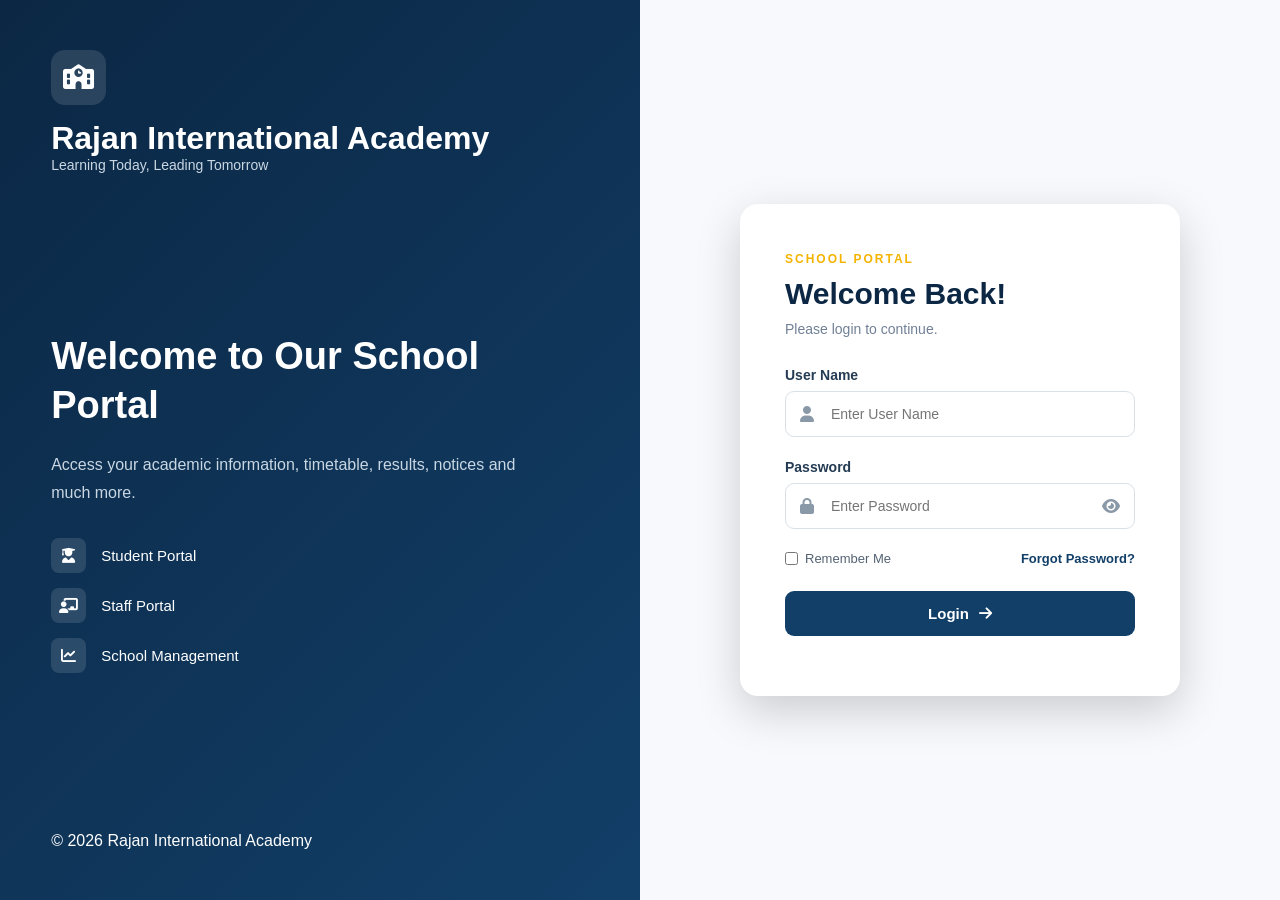
<file: login.html>
<!DOCTYPE html>
<html lang="en">
<head>
    <meta charset="UTF-8">
    <meta name="viewport" content="width=device-width, initial-scale=1.0">
    <title>School Portal Login</title>

    <link rel="stylesheet" href="https://cdnjs.cloudflare.com/ajax/libs/font-awesome/6.7.2/css/all.min.css">

    <link rel="stylesheet" href="../CSS/login.css">
</head>
<body>
    

    <div class="login-page">

        <div class="login-left">

            <div class="school-brand">

                <div class="school-icon">

                    <i class="fa-solid fa-school"></i>
                </div>

                <h1>
                    Rajan International Academy
                </h1>

                <p>
                    Learning Today, Leading Tomorrow
                </p>

            </div>

            <div class="login-left-content">

                <h2>
                    Welcome to Our School Portal
                </h2>

                <p>
                    Access your academic information,
                    timetable, results, notices and much more.
                </p>

                <div class="portal-features">

                    <div class="portal-feature">

                        <i class="fa-solid fa-user-graduate"></i>

                        <span>
                            Student Portal
                        </span>
                    </div>

                    <div class="portal-feature">

                        <i class="fa-solid fa-chalkboard-user"></i>

                        <span>
                            Staff Portal
                        </span>
                    </div>

                    <div class="portal-feature">

                        <i class="fa-solid fa-chart-line"></i>

                        <span>
                            School Management
                        </span>
                    </div>
                </div>
            </div>

            <div class="login-footer-text">
                &copy; 2026 Rajan International Academy
            </div>
        </div>

        <div class="login-right">

            <div class="login-box">

                <div class="login-heading">

                    <span>
                        SCHOOL PORTAL
                    </span>

                    <h2>
                        Welcome Back!
                    </h2>

                    <p>
                        Please login to continue.
                    </p>
                </div>

                <form id="loginForm">

                    <div class="login-form-group">

                        <label for="username">
                            User Name
                        </label>

                        <div class="input-box">

                            <i class="fa-solid fa-user"></i>

                            <input type="text" id="username" placeholder="Enter User Name">
                        </div>

                        <small id="usernameError" class="login-error">

                        </small>
                    </div>

                    <div class="login-form-group">

                        <label for="password">
                            Password
                        </label>

                        <div class="input-box password-box">

                            <i class="fa-solid fa-lock"></i>

                            <input type="password" id="password" placeholder="Enter Password">

                            <i class="fa-solid fa-eye password-toggle" id="passwordToggle"></i>
                        </div>

                            <small class="login-error" id="passwordError">

                            </small>

                        </div>

                        <div class="login-option">

                            <label class="remember-me">
                                <input type="checkbox" id="rememberMe">

                                <span>
                                    Remember Me
                                </span>
                            </label>

                            <a href="#">
                                Forgot Password?
                            </a>
                        </div>

                        <button type="submit" class="login-button">

                            <span>Login</span>

                            <i class="fa-solid fa-arrow-right"></i>
                        </button>

                        <p id="loginMessage" class="login-message">

                        </p>
                </form>
            </div>
        </div>
    </div>

    <script src="../JS/login.js"></script>
</body>
</html>
</file>
<file: CSS/login.css>
*{
    margin: 0;
    padding: 0;
    box-sizing: border-box;
}

body{
    font-family: Arial, Helvetica, sans-serif;
    min-height: 100vh;
    background-color: #f4f7fb;
}

.login-page{
    min-height: 100vh;
    display: grid;
    grid-template-columns: 1fr 1fr;
}

.login-left{
    background: linear-gradient(135deg, #0b2744, #123f68);

    color: white;
    padding: 50px 8%;
    display: flex;
    flex-direction: column;
    justify-content: space-between;
}

.school-icon{
    width: 55px;
    height: 55px;
    display: flex;
    align-items: center;
    justify-content: center;
    background-color: rgba(255,255,255,0.12);
    border-radius: 14px;
    font-size: 25px;
    margin-bottom: 15px;
}

.school-brand p{
    color: #c9d7e3;
    font-size: 14px;
}

.login-left-content{
    max-width: 500px;
}

.login-left-content h2{
    font-size: 38px;
    line-height: 1.3;
    margin-bottom: 20px;
}

.login-left-content p{
    color: #c9d7e3;
    line-height: 1.8;
    margin-bottom: 30px;
}

.portal-features{
    display: flex;
    flex-direction: column;
    gap: 15px;
}

.portal-feature {
    display: flex;
    align-items: center;
    gap: 15px;
    font-size: 15px;
}

.portal-feature i{
    width: 35px;
    height: 35px;
    display: flex;
    align-items: center;
    justify-content: center;
    border-radius: 8px;
    background-color: rgba(255,255,255,0.12);
}

/* Right-Panel */

.login-right {
    display: flex;
    align-items: center;
    justify-content: center;
    padding: 40px;
    background-color: #f7f9fc;
}

.login-box {
    width: 100%;
    max-width: 440px;
    padding: 45px;
    background-color: white;
    border-radius: 18px;
    box-shadow: 0 15px 45px rgba(0,0,0,0.18);
}

.login-heading span {
    font-size: 12px;
    font-weight: 700;
    letter-spacing: 2px;
    color: #f4b400;
}

.login-heading h2 {
    font-size: 30px;
    color: #0b2744;
    margin: 10px 0;
}

.login-heading p {
    color: #718096;
    font-size: 14px;
    margin-bottom: 30px;
}

.login-form-group {
    margin-bottom: 22px;
}

.login-form-group label {
    display: block;
    margin-bottom: 8px;
    font-size: 14px;
    font-weight: 600;
    color: #243b53;
}

.input-box {
    position: relative;
    display: flex;
    align-items: center;
}

.input-box > i:first-child {
    position: absolute;
    left: 15px;
    color: #8a99a8;
}

.input-box input{
    width: 100%;
    padding: 14px 45px;
    border: 1px solid #d9e1e8;
    border-radius: 9px;
    outline: none;
    font-size: 14px;
    transition: 0.3s;
}

.input-box input:focus{
    border-color: #123f68;
    box-shadow: 0 0 0 3px rgba(18,63,104,0.08);
}

.password-toggle {
    position: absolute;
    right: 15px;
    cursor: pointer;
    color: #8a99a8;
}

.password-toggle:hover {
    color: #123f68;
}

.login-option {
    display: flex;
    align-items: center;
    justify-content: space-between;
    margin-bottom: 25px;
    font-size: 13px;
}

.remember-me {
    display: flex;
    align-items: center;
    gap: 7px;
    cursor: pointer;
    color: #536273;
}

.login-option a {
    text-decoration: none;
    color: #123f68;
    font-weight: 600;
}

.login-button {
    width: 100%;
    border: none;
    padding: 14px;
    border-radius: 9px;
    background-color: #123f68;
    color: white;
    font-size: 15px;
    font-weight: 600;
    cursor: pointer;
    display: flex;
    align-items: center;
    justify-content: center;
    gap: 10px;
    transition: 0.3s;
}

.login-button:hover {
    background-color: #0b2744;
    transform: translateY(-2px);
}

.login-error {
    display: block;
    color: #dc3545;
    font-size: 12px;
    margin-top: 6px;
}

.login-message {
    text-align: center;
    margin-top: 15px;
    font-size: 13px;
    color: #198754;
}

.back-home {
    text-align: center;
    margin-top: 25px;
}
.back-home a{
    text-decoration: none;
    font-size: 13px;
    color: #718096;
}

.back-home a:hover{
    color: #123f68;
}
</file>
<file: CSS/staff-dashboard.css>
/* =========================
   RESET
========================= */

* {
    margin: 0;
    padding: 0;
    box-sizing: border-box;
}


/* =========================
   BODY
========================= */

body {
    font-family: Arial, Helvetica, sans-serif;

    background-color: #f4f7fb;

    color: #243b53;

    min-height: 100vh;
}


/* =========================
   DASHBOARD LAYOUT
========================= */

.dashboard {
    display: flex;

    min-height: 100vh;
}


/* =========================
   SIDEBAR
========================= */

.sidebar {
    width: 270px;

    height: 100vh;

    background-color: #123f68;

    color: white;

    display: flex;

    flex-direction: column;

    flex-shrink: 0;

    overflow-y: auto;

    position: sticky;

    top: 0;
}


/* =========================
   SIDEBAR LOGO
========================= */

.sidebar-logo {
    padding: 22px 20px;

    display: flex;

    align-items: center;

    gap: 12px;

    border-bottom: 1px solid rgba(255, 255, 255, 0.12);
}


.sidebar-logo i {
    font-size: 24px;
}


.sidebar-logo span {
    font-size: 15px;

    font-weight: 700;

    line-height: 1.4;
}


/* =========================
   SIDEBAR USER
========================= */

.sidebar-user {
    padding: 20px;

    display: flex;

    align-items: center;

    gap: 12px;

    border-bottom: 1px solid rgba(255, 255, 255, 0.12);
}


.user-image {
    width: 48px;

    height: 48px;

    background-color: rgba(255, 255, 255, 0.15);

    border-radius: 50%;

    display: flex;

    align-items: center;

    justify-content: center;

    font-size: 20px;
}


.sidebar-user h3 {
    font-size: 14px;

    margin-bottom: 4px;
}


.sidebar-user span {
    font-size: 11px;

    color: #cbd5e1;
}


/* =========================
   SIDEBAR MENU
========================= */

.sidebar-menu {
    padding: 15px 10px;

    flex: 1;
}


.sidebar-menu a {
    text-decoration: none;

    color: #dbeafe;

    display: flex;

    align-items: center;

    gap: 12px;

    padding: 12px 14px;

    margin-bottom: 5px;

    border-radius: 8px;

    font-size: 13px;

    transition: 0.3s;
}


.sidebar-menu a i {
    width: 20px;

    text-align: center;

    font-size: 15px;
}


.sidebar-menu a:hover {
    background-color: rgba(255, 255, 255, 0.10);

    color: white;
}


.sidebar-menu a.active {
    background-color: white;

    color: #123f68;

    font-weight: 600;
}


/* =========================
   SIDEBAR BOTTOM / LOGOUT
========================= */

.sidebar-bottom {
    padding: 15px 10px;

    border-top: 1px solid rgba(255, 255, 255, 0.12);
}


.sidebar-bottom a {
    text-decoration: none;

    color: #fecaca;

    display: flex;

    align-items: center;

    gap: 12px;

    padding: 12px 14px;

    border-radius: 8px;

    font-size: 13px;

    transition: 0.3s;
}


.sidebar-bottom a:hover {
    background-color: rgba(255, 255, 255, 0.10);

    color: white;
}


/* =========================
   MAIN CONTENT
========================= */

.main-content {
    flex: 1;

    min-width: 0;

    padding: 30px;

    overflow-x: hidden;
}


/* =========================
   DASHBOARD HEADER
========================= */

.dashboard-header {
    background-color: white;

    padding: 22px 25px;

    border-radius: 14px;

    display: flex;

    align-items: center;

    justify-content: space-between;

    margin-bottom: 30px;

    box-shadow: 0 5px 20px rgba(0, 0, 0, 0.04);
}


.dashboard-header > div > span {
    font-size: 11px;

    font-weight: 700;

    letter-spacing: 1px;

    color: #718096;
}


.dashboard-header h1 {
    font-size: 24px;

    color: #243b53;

    margin-top: 5px;
}


#headerUserName {
    color: #123f68;
}


/* =========================
   HEADER RIGHT
========================= */

.header-right {
    display: flex;

    align-items: center;
}


.notification-btn {
    width: 42px;

    height: 42px;

    border: none;

    background-color: #f4f7fb;

    border-radius: 10px;

    cursor: pointer;

    position: relative;

    color: #123f68;

    font-size: 16px;

    transition: 0.3s;
}


.notification-btn:hover {
    background-color: #e8f0fe;
}


.notification-count {
    position: absolute;

    top: -5px;

    right: -5px;

    width: 18px;

    height: 18px;

    background-color: #dc3545;

    color: white;

    border-radius: 50%;

    display: flex;

    align-items: center;

    justify-content: center;

    font-size: 9px;

    font-weight: 700;
}


/* =========================
   CONTENT SECTIONS
========================= */

.content-section {
    display: none;
}


.content-section.active-section {
    display: block;
}


/* =========================
   PAGE HEADING
========================= */

.page-heading {
    margin-bottom: 25px;
}


.page-heading > span {
    display: inline-block;

    font-size: 10px;

    font-weight: 700;

    letter-spacing: 1.5px;

    color: #123f68;

    margin-bottom: 6px;
}


.page-heading h2 {
    font-size: 26px;

    color: #243b53;

    margin-bottom: 8px;
}


.page-heading p {
    font-size: 13px;

    color: #718096;

    line-height: 1.6;
}


/* =========================
   STAFF DASHBOARD STATS
========================= */

.staff-stats {
    display: grid;

    grid-template-columns: repeat(4, 1fr);

    gap: 20px;

    margin-top: 25px;
}


.staff-stat-card {
    background-color: white;

    padding: 20px;

    border-radius: 14px;

    display: flex;

    align-items: center;

    gap: 15px;

    box-shadow: 0 5px 20px rgba(0, 0, 0, 0.05);

    transition: 0.3s;
}


.staff-stat-card:hover {
    transform: translateY(-5px);

    box-shadow: 0 12px 30px rgba(0, 0, 0, 0.10);
}


.staff-stat-icon {
    width: 50px;

    height: 50px;

    min-width: 50px;

    border-radius: 12px;

    display: flex;

    align-items: center;

    justify-content: center;

    background-color: #e8f0fe;

    color: #123f68;

    font-size: 20px;
}


.staff-stat-card span {
    display: block;

    font-size: 12px;

    color: #718096;
}


.staff-stat-card h3 {
    font-size: 24px;

    color: #243b53;

    margin: 4px 0;
}


.staff-stat-card small {
    font-size: 10px;

    color: #a0aec0;
}


/* =========================
   TABLET RESPONSIVE
========================= */

@media (max-width: 1200px) {

    .staff-stats {
        grid-template-columns: repeat(2, 1fr);
    }

}


@media (max-width: 900px) {

    .sidebar {
        width: 230px;
    }


    .main-content {
        padding: 20px;
    }


    .dashboard-header h1 {
        font-size: 21px;
    }

}


/* =========================
   MOBILE RESPONSIVE
========================= */

@media (max-width: 700px) {

    .dashboard {
        flex-direction: column;
    }


    .sidebar {
        width: 100%;

        height: auto;

        position: relative;

        overflow-y: visible;
    }


    .sidebar-menu {
        display: flex;

        overflow-x: auto;

        padding: 10px;

        gap: 5px;

        flex: none;
    }


    .sidebar-menu a {
        min-width: max-content;

        margin-bottom: 0;
    }


    .sidebar-bottom {
        border-top: none;
    }


    .main-content {
        padding: 15px;
    }


    .dashboard-header {
        padding: 18px;

        margin-bottom: 20px;
    }


    .dashboard-header h1 {
        font-size: 18px;
    }


    .staff-stats {
        grid-template-columns: 1fr;

        gap: 15px;
    }


    .page-heading h2 {
        font-size: 22px;
    }

}

/* =========================
   MY CLASSES
========================= */

.classes-grid {

    display: grid;

    grid-template-columns: repeat(3, 1fr);

    gap: 20px;

}


.class-card {

    background-color: white;

    border-radius: 16px;

    padding: 22px;

    box-shadow: 0 5px 20px rgba(0, 0, 0, 0.05);

    transition: 0.3s;

}


.class-card:hover {

    transform: translateY(-6px);

    box-shadow: 0 15px 35px rgba(0, 0, 0, 0.10);

}


/* Card Header */

.class-card-header {

    display: flex;

    justify-content: space-between;

    align-items: center;

    margin-bottom: 25px;

}


.class-icon {

    width: 50px;

    height: 50px;

    display: flex;

    align-items: center;

    justify-content: center;

    border-radius: 12px;

    background-color: #e8f0fe;

    color: #123f68;

    font-size: 20px;

}


.class-status {

    font-size: 11px;

    padding: 6px 10px;

    background-color: #dcfce7;

    color: #15803d;

    border-radius: 20px;

    font-weight: 600;

}


/* Class Body */

.class-label {

    font-size: 10px;

    font-weight: 700;

    letter-spacing: 1.5px;

    color: #718096;

}


.class-card-body h3 {

    font-size: 22px;

    margin: 6px 0 12px;

    color: #243b53;

}


.subject-name {

    display: flex;

    align-items: center;

    gap: 8px;

    color: #123f68;

    font-size: 13px;

}


/* Class Information */

.class-info {

    margin: 22px 0;

    padding: 18px 0;

    border-top: 1px solid #edf2f7;

    border-bottom: 1px solid #edf2f7;

}


.class-info div {

    display: flex;

    align-items: center;

    gap: 10px;

    margin-bottom: 12px;

    font-size: 12px;

    color: #718096;

}


.class-info div:last-child {

    margin-bottom: 0;

}


.class-info i {

    width: 20px;

    color: #123f68;

}


/* Button */

.view-students-btn {

    width: 100%;

    border: none;

    background-color: #123f68;

    color: white;

    padding: 12px;

    border-radius: 8px;

    cursor: pointer;

    display: flex;

    align-items: center;

    justify-content: center;

    gap: 10px;

    font-size: 12px;

    font-weight: 600;

    transition: 0.3s;

}


.view-students-btn:hover {

    background-color: #0d3153;

}


.view-students-btn i {

    transition: 0.3s;

}


.view-students-btn:hover i {

    transform: translateX(4px);

}

/* =========================
   STUDENTS SECTION
========================= */

.students-toolbar {

    display: flex;

    align-items: center;

    justify-content: space-between;

    gap: 20px;

    margin-bottom: 20px;

}


.student-search {

    flex: 1;

    max-width: 420px;

    position: relative;

}


.student-search i {

    position: absolute;

    left: 15px;

    top: 50%;

    transform: translateY(-50%);

    color: #718096;

    font-size: 13px;

}


.student-search input {

    width: 100%;

    padding: 13px 15px 13px 42px;

    border: 1px solid #e2e8f0;

    border-radius: 10px;

    outline: none;

    font-size: 13px;

    transition: 0.3s;

}


.student-search input:focus {

    border-color: #123f68;

    box-shadow: 0 0 0 3px rgba(18, 63, 104, 0.08);

}


.students-count {

    background-color: white;

    padding: 12px 16px;

    border-radius: 10px;

    display: flex;

    align-items: center;

    gap: 8px;

    font-size: 12px;

    color: #123f68;

    box-shadow: 0 5px 20px rgba(0, 0, 0, 0.04);

}


/* =========================
   STUDENTS TABLE
========================= */

.students-table-wrapper {

    background-color: white;

    border-radius: 14px;

    overflow-x: auto;

    box-shadow: 0 5px 20px rgba(0, 0, 0, 0.05);

}


.students-table {

    width: 100%;

    min-width: 850px;

    border-collapse: collapse;

}


.students-table th {

    background-color: #f8fafc;

    padding: 15px;

    text-align: left;

    font-size: 11px;

    text-transform: uppercase;

    letter-spacing: 0.5px;

    color: #718096;

    border-bottom: 1px solid #e2e8f0;

}


.students-table td {

    padding: 16px 15px;

    font-size: 12px;

    color: #4a5568;

    border-bottom: 1px solid #edf2f7;

}


.students-table tbody tr {

    transition: 0.2s;

}


.students-table tbody tr:hover {

    background-color: #f8fafc;

}


.students-table tbody tr:last-child td {

    border-bottom: none;

}


/* Student Name */

.student-name {

    display: flex;

    align-items: center;

    gap: 10px;

}


.student-avatar {

    width: 34px;

    height: 34px;

    border-radius: 50%;

    background-color: #e8f0fe;

    color: #123f68;

    display: flex;

    align-items: center;

    justify-content: center;

    font-size: 12px;

    font-weight: 700;

}


.student-name strong {

    display: block;

    color: #243b53;

    font-size: 12px;

}


/* Attendance */

.attendance-value {

    font-weight: 600;

    color: #15803d;

}


/* Status */

.student-status {

    display: inline-block;

    padding: 5px 9px;

    border-radius: 20px;

    font-size: 10px;

    font-weight: 600;

}


.student-status.active {

    background-color: #dcfce7;

    color: #15803d;

}


/* Action Button */

.student-view-btn {

    border: none;

    background-color: #e8f0fe;

    color: #123f68;

    padding: 8px 12px;

    border-radius: 7px;

    cursor: pointer;

    font-size: 11px;

    font-weight: 600;

    transition: 0.3s ease;
    box-shadow: 0 5px 5px rgba(18, 63, 104, 0.08);

}


.student-view-btn:hover {

    background-color: #123f68;

    color: white;

}


/* No Students */

.no-students {

    display: none;

    text-align: center;

    padding: 50px 20px;

    background-color: white;

    margin-top: 20px;

    border-radius: 14px;

}


.no-students i {

    font-size: 35px;

    color: #cbd5e1;

    margin-bottom: 12px;

}


.no-students h3 {

    font-size: 17px;

    color: #243b53;

    margin-bottom: 7px;

}


.no-students p {

    font-size: 12px;

    color: #718096;

}


/* =========================
   RESPONSIVE
========================= */

@media (max-width: 650px) {

    .students-toolbar {

        flex-direction: column;

        align-items: stretch;

    }


    .student-search {

        max-width: 100%;

    }


    .students-count {

        justify-content: center;

    }

}

/* =========================
   CLASS FILTER
========================= */

.class-filter select {

    padding: 13px 15px;

    border: 1px solid #e2e8f0;

    border-radius: 10px;

    background-color: white;

    color: #243b53;

    font-size: 13px;

    outline: none;

    cursor: pointer;

}


.class-filter select:focus {

    border-color: #123f68;

    box-shadow:
        0 0 0 3px
        rgba(18, 63, 104, 0.08);

}

/* =========================
   STUDENT MODAL
========================= */

.student-modal {

    display: none;

    position: fixed;

    inset: 0;

    background-color:
        rgba(0, 0, 0, 0.55);

    z-index: 9999;

    align-items: center;

    justify-content: center;

    padding: 20px;

}


.student-modal.show {

    display: flex;

}


.student-modal-box {

    width: 100%;

    max-width: 550px;

    background-color: white;

    border-radius: 18px;

    padding: 30px;

    position: relative;

    animation: modalShow 0.3s ease;

}


@keyframes modalShow {

    from {

        opacity: 0;

        transform:
            translateY(-20px);

    }


    to {

        opacity: 1;

        transform:
            translateY(0);

    }

}


.modal-close {

    position: absolute;

    right: 18px;

    top: 18px;

    width: 35px;

    height: 35px;

    border: none;

    border-radius: 8px;

    background-color: #f1f5f9;

    cursor: pointer;

    color: #475569;

}


.modal-student-header {

    display: flex;

    align-items: center;

    gap: 15px;

    padding-bottom: 25px;

    border-bottom: 1px solid #e2e8f0;

}


.modal-student-avatar {

    width: 65px;

    height: 65px;

    border-radius: 50%;

    background-color: #e8f0fe;

    color: #123f68;

    display: flex;

    align-items: center;

    justify-content: center;

    font-size: 24px;

    font-weight: 700;

}


.modal-student-header h2 {

    font-size: 21px;

    color: #243b53;

}


.modal-student-header p {

    font-size: 13px;

    color: #718096;

    margin-top: 5px;

}


.student-details-grid {

    display: grid;

    grid-template-columns:
        repeat(2, 1fr);

    gap: 15px;

    margin-top: 25px;

}


.student-detail {

    background-color: #f8fafc;

    padding: 15px;

    border-radius: 10px;

}


.student-detail span {

    display: block;

    font-size: 11px;

    color: #718096;

    margin-bottom: 6px;

}


.student-detail strong {

    font-size: 14px;

    color: #243b53;

}
</file>
